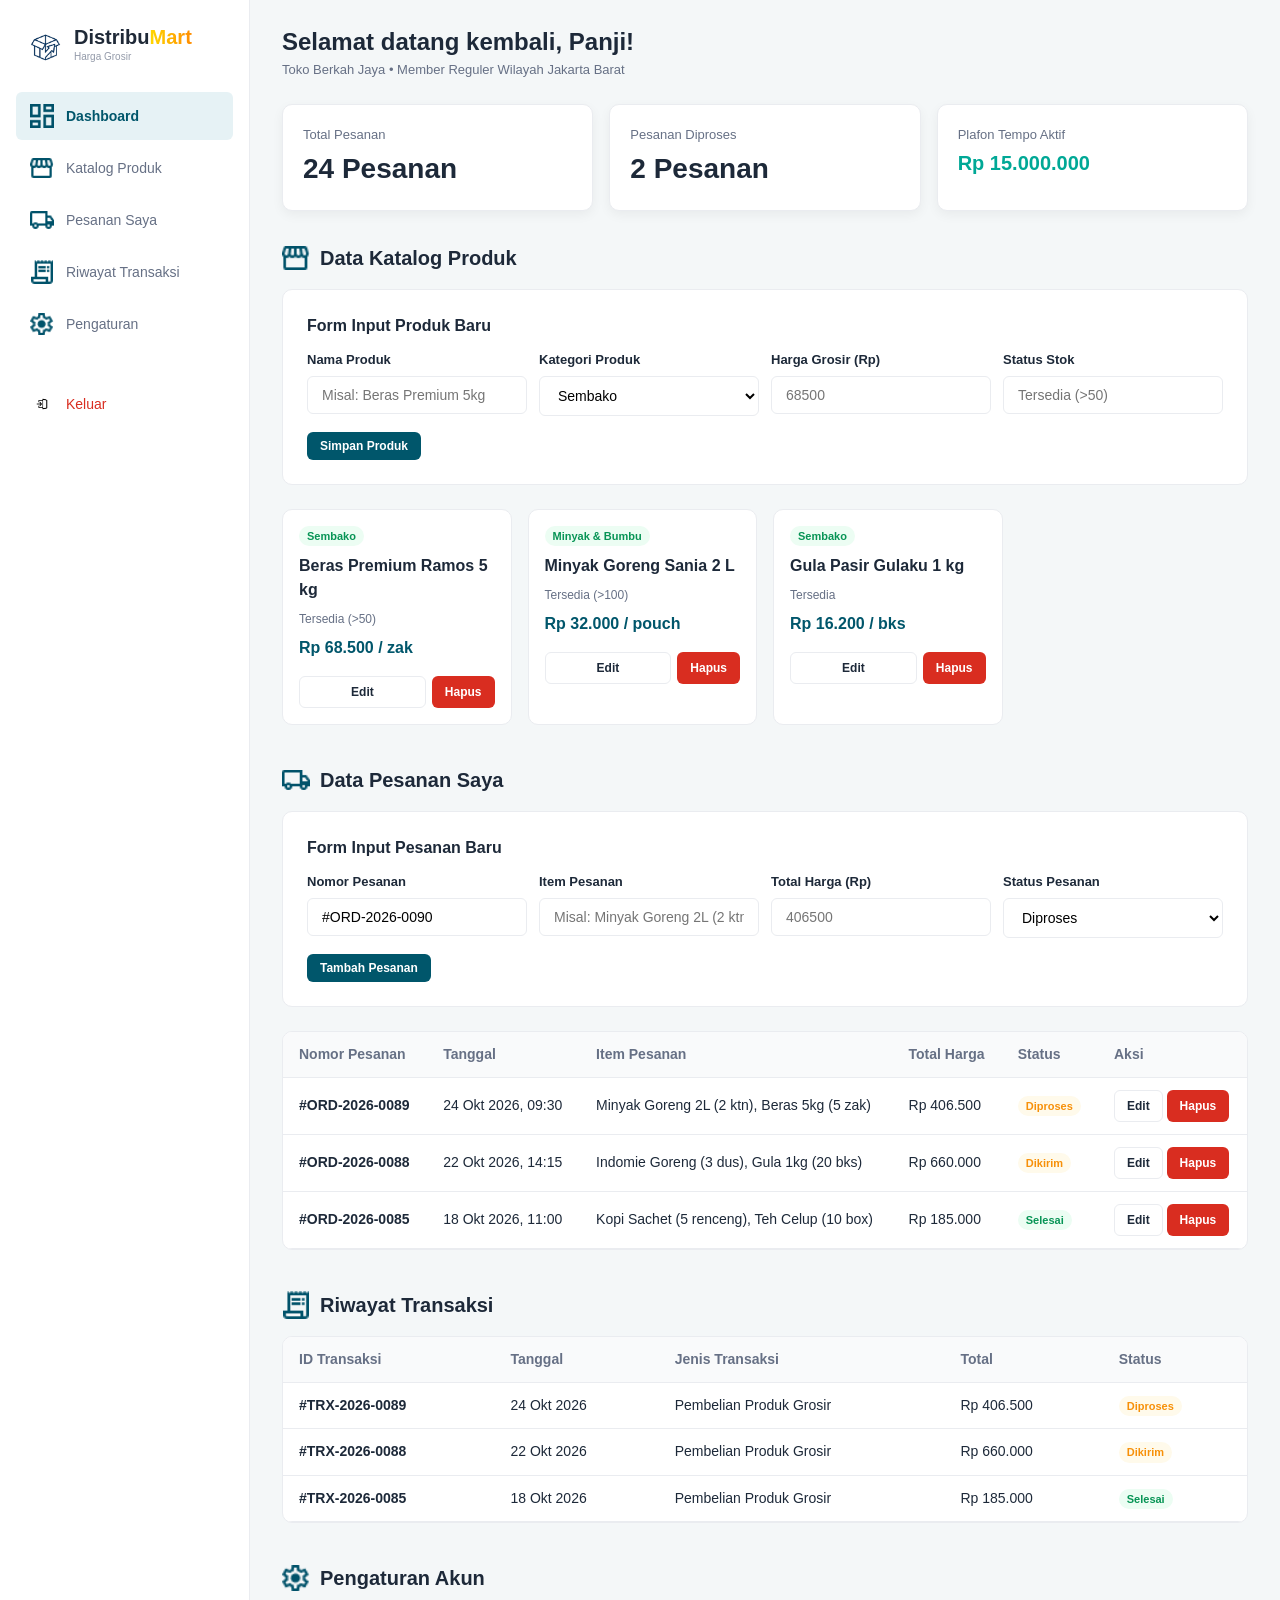
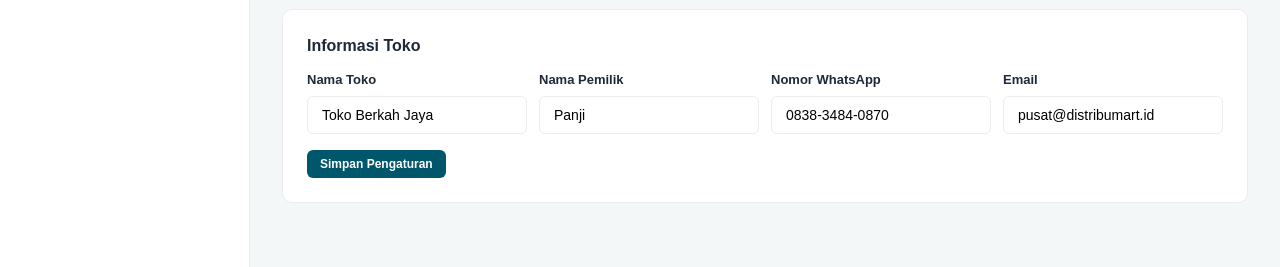
<file: dashboard.html>
<!DOCTYPE html>
<html lang="id">
<head>
    <meta charset="UTF-8">
    <meta name="viewport" content="width=device-width, initial-scale=1.0">
    <title>Dashboard - DistribuMart</title>
    <link rel="stylesheet" href="dashboard.css">
</head>

<body>

    <!-- DASHBOARD LAYOUT -->
    <div class="dashboard-layout">

        <!-- SIDEBAR -->
        <aside class="sidebar">

            <!-- LOGO DISTRIBUMART -->
            <div class="sidebar-brand">
                <div class="logo">
                    <img src="Bahan/Logo_Distribumart.png" alt="Logo DistribuMart">
                    <div class="logo-text">
                        <span>Distribu<span class="mart">Mart</span></span>
                        <small>Harga Grosir</small>
                    </div>
                </div>
            </div>

            <!-- MENU SIDEBAR -->
            <ul class="sidebar-menu">

                <!-- Dashboard -->
                <li>
                    <a href="#" class="active">
                        <img src="Bahan/Logo_Dashboard.png" alt="Dashboard">
                        <span>Dashboard</span>
                    </a>
                </li>

                <!-- Katalog Produk -->
                <li>
                    <a href="#katalog-section">
                        <img src="Bahan/logo_katalog.png" alt="Katalog Produk">
                        <span>Katalog Produk</span>
                    </a>
                </li>

                <!-- Pesanan Saya -->
                <li>
                    <a href="#pesanan-section">
                        <img src="Bahan/logo_pesanan.png" alt="Pesanan Saya">
                        <span>Pesanan Saya</span>
                    </a>
                </li>

                <!-- Riwayat Transaksi -->
                <li>
                    <a href="#riwayat-section">
                        <img src="Bahan/Logo_riwayat.png" alt="Riwayat Transaksi">
                        <span>Riwayat Transaksi</span>
                    </a>
                </li>

                <!-- Pengaturan -->
                <li>
                    <a href="#pengaturan-section">
                        <img src="Bahan/Logo_Pengaturan.png" alt="Pengaturan">
                        <span>Pengaturan</span>
                    </a>
                </li>

                <!-- Keluar -->
                <li class="logout-menu">
                    <a href="login.html">
                        <img src="Bahan/Logo_Keluar.png" alt="Keluar">
                        <span>Keluar</span>
                    </a>
                </li>

            </ul>
        </aside>

        <!-- MAIN CONTENT -->
        <main class="main-content">

            <!-- TOP BAR -->
            <div class="top-bar">
                <div>
                    <h2>Selamat datang kembali, Panji!</h2>
                    <p class="dashboard-subtitle">
                        Toko Berkah Jaya • Member Reguler Wilayah Jakarta Barat
                    </p>
                </div>
            </div>

            <!-- STATISTIK -->
            <div class="stats-grid">

                <!-- Total Pesanan -->
                <div class="stat-card">
                    <h4>Total Pesanan</h4>
                    <p>24 Pesanan</p>
                </div>

                <!-- Pesanan Diproses -->
                <div class="stat-card">
                    <h4>Pesanan Diproses</h4>
                    <p>2 Pesanan</p>
                </div>

                <!-- Plafon Tempo -->
                <div class="stat-card">
                    <h4>Plafon Tempo Aktif</h4>
                    <p class="credit-limit">Rp 15.000.000</p>
                </div>

            </div>

            <!-- DATA 1 : KATALOG PRODUK -->
            <section id="katalog-section" class="dashboard-section">

                <h3 class="section-title">
                    <img src="Bahan/logo_katalog.png" alt="Katalog Produk">
                    <span>Data Katalog Produk</span>
                </h3>

                <!-- FORM PRODUK -->
                <div class="crud-box">
                    <h4>Form Input Produk Baru</h4>

                    <form action="#" method="POST">
                        <div class="form-grid">

                            <!-- Nama Produk -->
                            <div class="form-group">
                                <label for="prod_name">Nama Produk</label>
                                <input
                                    type="text"
                                    id="prod_name"
                                    class="form-control"
                                    placeholder="Misal: Beras Premium 5kg"
                                    required
                                >
                            </div>

                            <!-- Kategori -->
                            <div class="form-group">
                                <label for="prod_cat">Kategori Produk</label>
                                <select id="prod_cat" class="form-control">
                                    <option value="Sembako">Sembako</option>
                                    <option value="Minyak & Bumbu">Minyak & Bumbu</option>
                                    <option value="Makanan Instan">Makanan Instan</option>
                                    <option value="Minuman">Minuman</option>
                                </select>
                            </div>

                            <!-- Harga -->
                            <div class="form-group">
                                <label for="prod_price">Harga Grosir (Rp)</label>
                                <input
                                    type="number"
                                    id="prod_price"
                                    class="form-control"
                                    placeholder="68500"
                                    required
                                >
                            </div>

                            <!-- Stok -->
                            <div class="form-group">
                                <label for="prod_stock">Status Stok</label>
                                <input
                                    type="text"
                                    id="prod_stock"
                                    class="form-control"
                                    placeholder="Tersedia (>50)"
                                    required
                                >
                            </div>

                        </div>

                        <button type="submit" class="btn btn-primary btn-sm">
                            Simpan Produk
                        </button>
                    </form>
                </div>

                <!-- DATA PRODUK -->
                <div class="card-grid">

                    <!-- PRODUK 1 -->
                    <div class="product-card">
                        <span class="badge badge-success">Sembako</span>
                        <h4>Beras Premium Ramos 5 kg</h4>
                        <p class="product-stock">Tersedia (>50)</p>
                        <p class="product-price">Rp 68.500 / zak</p>

                        <div class="product-actions">
                            <a href="#" class="btn btn-outline btn-sm">Edit</a>
                            <a href="#" class="btn btn-danger btn-sm">Hapus</a>
                        </div>
                    </div>

                    <!-- PRODUK 2 -->
                    <div class="product-card">
                        <span class="badge badge-success">Minyak & Bumbu</span>
                        <h4>Minyak Goreng Sania 2 L</h4>
                        <p class="product-stock">Tersedia (>100)</p>
                        <p class="product-price">Rp 32.000 / pouch</p>

                        <div class="product-actions">
                            <a href="#" class="btn btn-outline btn-sm">Edit</a>
                            <a href="#" class="btn btn-danger btn-sm">Hapus</a>
                        </div>
                    </div>

                    <!-- PRODUK 3 -->
                    <div class="product-card">
                        <span class="badge badge-success">Sembako</span>
                        <h4>Gula Pasir Gulaku 1 kg</h4>
                        <p class="product-stock">Tersedia</p>
                        <p class="product-price">Rp 16.200 / bks</p>

                        <div class="product-actions">
                            <a href="#" class="btn btn-outline btn-sm">Edit</a>
                            <a href="#" class="btn btn-danger btn-sm">Hapus</a>
                        </div>
                    </div>

                </div>
            </section>

            <!-- DATA 2 : PESANAN -->
            <section id="pesanan-section" class="dashboard-section">

                <h3 class="section-title">
                    <img src="Bahan/logo_pesanan.png" alt="Pesanan Saya">
                    <span>Data Pesanan Saya</span>
                </h3>

                <!-- FORM PESANAN -->
                <div class="crud-box">
                    <h4>Form Input Pesanan Baru</h4>

                    <form action="#" method="POST">
                        <div class="form-grid">

                            <!-- Nomor Pesanan -->
                            <div class="form-group">
                                <label for="order_code">Nomor Pesanan</label>
                                <input
                                    type="text"
                                    id="order_code"
                                    class="form-control"
                                    value="#ORD-2026-0090"
                                    readonly
                                >
                            </div>

                            <!-- Item Pesanan -->
                            <div class="form-group">
                                <label for="order_items">Item Pesanan</label>
                                <input
                                    type="text"
                                    id="order_items"
                                    class="form-control"
                                    placeholder="Misal: Minyak Goreng 2L (2 ktn)"
                                    required
                                >
                            </div>

                            <!-- Total Harga -->
                            <div class="form-group">
                                <label for="order_total">Total Harga (Rp)</label>
                                <input
                                    type="number"
                                    id="order_total"
                                    class="form-control"
                                    placeholder="406500"
                                    required
                                >
                            </div>

                            <!-- Status -->
                            <div class="form-group">
                                <label for="order_status">Status Pesanan</label>
                                <select id="order_status" class="form-control">
                                    <option value="Diproses">Diproses</option>
                                    <option value="Dikirim">Dikirim</option>
                                    <option value="Selesai">Selesai</option>
                                </select>
                            </div>

                        </div>

                        <button type="submit" class="btn btn-primary btn-sm">
                            Tambah Pesanan
                        </button>
                    </form>
                </div>

                <!-- TABEL PESANAN -->
                <div class="table-container">
                    <table>
                        <thead>
                            <tr>
                                <th>Nomor Pesanan</th>
                                <th>Tanggal</th>
                                <th>Item Pesanan</th>
                                <th>Total Harga</th>
                                <th>Status</th>
                                <th>Aksi</th>
                            </tr>
                        </thead>

                        <tbody>

                            <!-- PESANAN 1 -->
                            <tr>
                                <td><strong>#ORD-2026-0089</strong></td>
                                <td>24 Okt 2026, 09:30</td>
                                <td>Minyak Goreng 2L (2 ktn), Beras 5kg (5 zak)</td>
                                <td>Rp 406.500</td>
                                <td>
                                    <span class="badge badge-warning">Diproses</span>
                                </td>
                                <td>
                                    <a href="#" class="btn btn-outline btn-sm">Edit</a>
                                    <a href="#" class="btn btn-danger btn-sm">Hapus</a>
                                </td>
                            </tr>

                            <!-- PESANAN 2 -->
                            <tr>
                                <td><strong>#ORD-2026-0088</strong></td>
                                <td>22 Okt 2026, 14:15</td>
                                <td>Indomie Goreng (3 dus), Gula 1kg (20 bks)</td>
                                <td>Rp 660.000</td>
                                <td>
                                    <span class="badge badge-warning">Dikirim</span>
                                </td>
                                <td>
                                    <a href="#" class="btn btn-outline btn-sm">Edit</a>
                                    <a href="#" class="btn btn-danger btn-sm">Hapus</a>
                                </td>
                            </tr>

                            <!-- PESANAN 3 -->
                            <tr>
                                <td><strong>#ORD-2026-0085</strong></td>
                                <td>18 Okt 2026, 11:00</td>
                                <td>Kopi Sachet (5 renceng), Teh Celup (10 box)</td>
                                <td>Rp 185.000</td>
                                <td>
                                    <span class="badge badge-success">Selesai</span>
                                </td>
                                <td>
                                    <a href="#" class="btn btn-outline btn-sm">Edit</a>
                                    <a href="#" class="btn btn-danger btn-sm">Hapus</a>
                                </td>
                            </tr>

                        </tbody>
                    </table>
                </div>
            </section>

            <!-- RIWAYAT TRANSAKSI -->
            <section id="riwayat-section" class="dashboard-section">

                <h3 class="section-title">
                    <img src="Bahan/Logo_riwayat.png" alt="Riwayat Transaksi">
                    <span>Riwayat Transaksi</span>
                </h3>

                <div class="table-container">
                    <table>
                        <thead>
                            <tr>
                                <th>ID Transaksi</th>
                                <th>Tanggal</th>
                                <th>Jenis Transaksi</th>
                                <th>Total</th>
                                <th>Status</th>
                            </tr>
                        </thead>

                        <tbody>

                            <tr>
                                <td><strong>#TRX-2026-0089</strong></td>
                                <td>24 Okt 2026</td>
                                <td>Pembelian Produk Grosir</td>
                                <td>Rp 406.500</td>
                                <td>
                                    <span class="badge badge-warning">Diproses</span>
                                </td>
                            </tr>

                            <tr>
                                <td><strong>#TRX-2026-0088</strong></td>
                                <td>22 Okt 2026</td>
                                <td>Pembelian Produk Grosir</td>
                                <td>Rp 660.000</td>
                                <td>
                                    <span class="badge badge-warning">Dikirim</span>
                                </td>
                            </tr>

                            <tr>
                                <td><strong>#TRX-2026-0085</strong></td>
                                <td>18 Okt 2026</td>
                                <td>Pembelian Produk Grosir</td>
                                <td>Rp 185.000</td>
                                <td>
                                    <span class="badge badge-success">Selesai</span>
                                </td>
                            </tr>

                        </tbody>
                    </table>
                </div>
            </section>

            <!-- PENGATURAN -->
            <section id="pengaturan-section" class="dashboard-section">

                <h3 class="section-title">
                    <img src="Bahan/Logo_Pengaturan.png" alt="Pengaturan">
                    <span>Pengaturan Akun</span>
                </h3>

                <div class="crud-box">
                    <h4>Informasi Toko</h4>

                    <div class="form-grid">

                        <!-- Nama Toko -->
                        <div class="form-group">
                            <label for="store_name">Nama Toko</label>
                            <input
                                type="text"
                                id="store_name"
                                class="form-control"
                                value="Toko Berkah Jaya"
                            >
                        </div>

                        <!-- Nama Pemilik -->
                        <div class="form-group">
                            <label for="owner_name">Nama Pemilik</label>
                            <input
                                type="text"
                                id="owner_name"
                                class="form-control"
                                value="Panji"
                            >
                        </div>

                        <!-- WhatsApp -->
                        <div class="form-group">
                            <label for="store_phone">Nomor WhatsApp</label>
                            <input
                                type="tel"
                                id="store_phone"
                                class="form-control"
                                value="0838-3484-0870"
                            >
                        </div>

                        <!-- Email -->
                        <div class="form-group">
                            <label for="store_email">Email</label>
                            <input
                                type="email"
                                id="store_email"
                                class="form-control"
                                value="pusat@distribumart.id"
                            >
                        </div>

                    </div>

                    <button type="button" class="btn btn-primary btn-sm">
                        Simpan Pengaturan
                    </button>
                </div>

            </section>

        </main>
    </div>

</body>
</html>
</file>
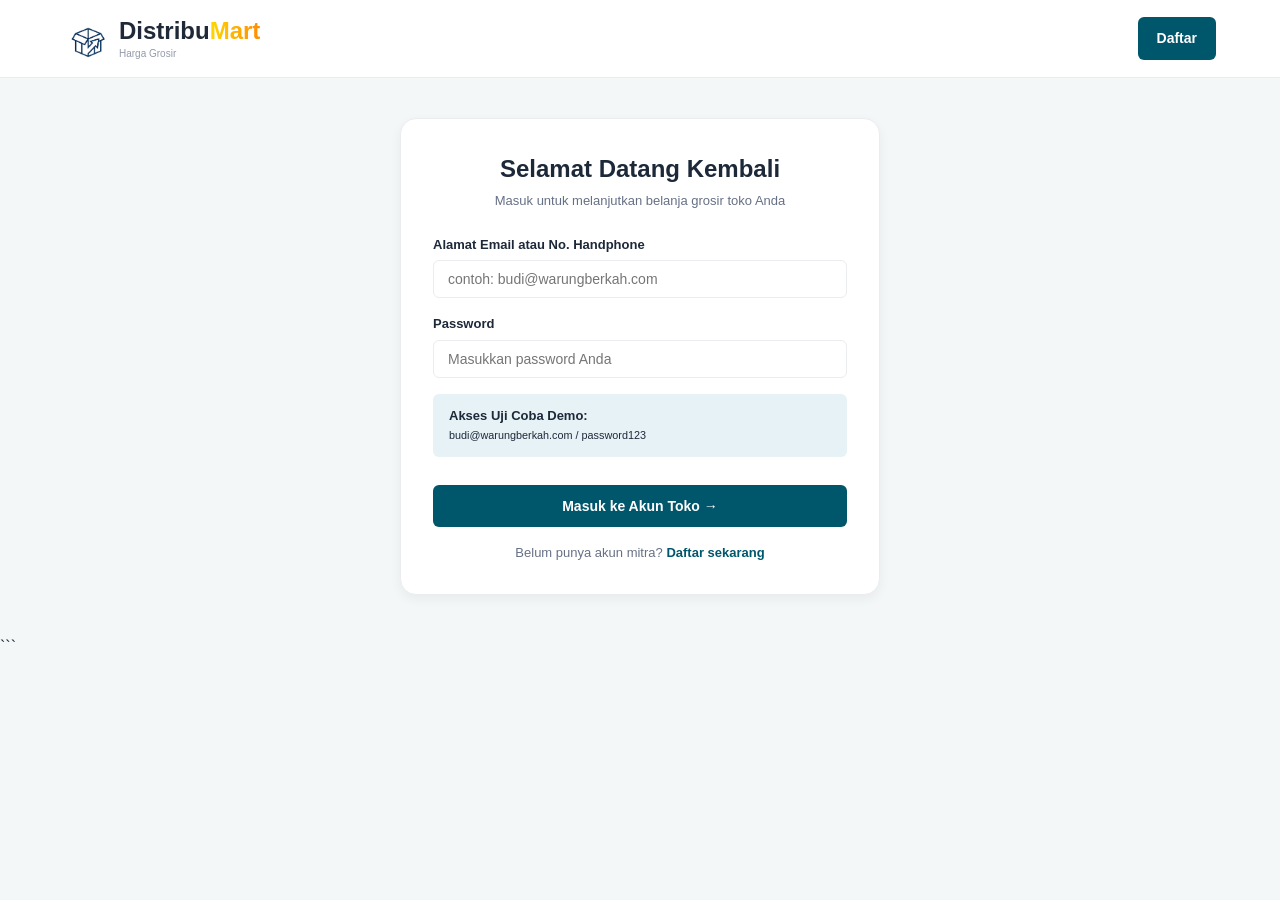
<file: login.html>
<!DOCTYPE html>
<html lang="id">
<head>
    <meta charset="UTF-8">
    <meta name="viewport" content="width=device-width, initial-scale=1.0">
    <title>Login - DistribuMart</title>
    <link rel="stylesheet" href="login.css">
</head>

<body>

    <!-- NAVBAR -->
    <nav class="navbar">
        <div class="logo">
            <img src="Bahan/Logo_Distribumart.png" alt="Logo DistribuMart">
            <div class="logo-text">
                <span>Distribu<span class="mart">Mart</span></span>
                <small>Harga Grosir</small>
            </div>
        </div>

        <div class="auth-buttons">
            <a href="register.html" class="btn btn-primary">Daftar</a>
        </div>
    </nav>

    <!-- LOGIN FORM -->
    <main class="auth-container">

        <!-- HEADER LOGIN -->
        <div class="auth-header">
            <h2>Selamat Datang Kembali</h2>
            <p class="auth-description">
                Masuk untuk melanjutkan belanja grosir toko Anda
            </p>
        </div>

        <!-- FORM LOGIN -->
        <form action="dashboard.html" method="GET">

            <!-- EMAIL / NOMOR HANDPHONE -->
            <div class="form-group">
                <label for="email">Alamat Email atau No. Handphone</label>
                <input
                    type="text"
                    id="email"
                    name="email"
                    class="form-control"
                    placeholder="contoh: budi@warungberkah.com"
                    required
                >
            </div>

            <!-- PASSWORD -->
            <div class="form-group">
                <label for="password">Password</label>
                <input
                    type="password"
                    id="password"
                    name="password"
                    class="form-control"
                    placeholder="Masukkan password Anda"
                    required
                >
            </div>

            <!-- DEMO ACCOUNT -->
            <div class="demo-box">
                <strong>Akses Uji Coba Demo:</strong>
                <br>
                <small>budi@warungberkah.com / password123</small>
            </div>

            <!-- TOMBOL LOGIN -->
            <button type="submit" class="btn btn-primary login-button">
                Masuk ke Akun Toko →
            </button>
        </form>

        <!-- LINK REGISTER -->
        <p class="register-link">
            Belum punya akun mitra?
            <a href="register.html">Daftar sekarang</a>
        </p>

    </main>

</body>
</html>
```
</file>
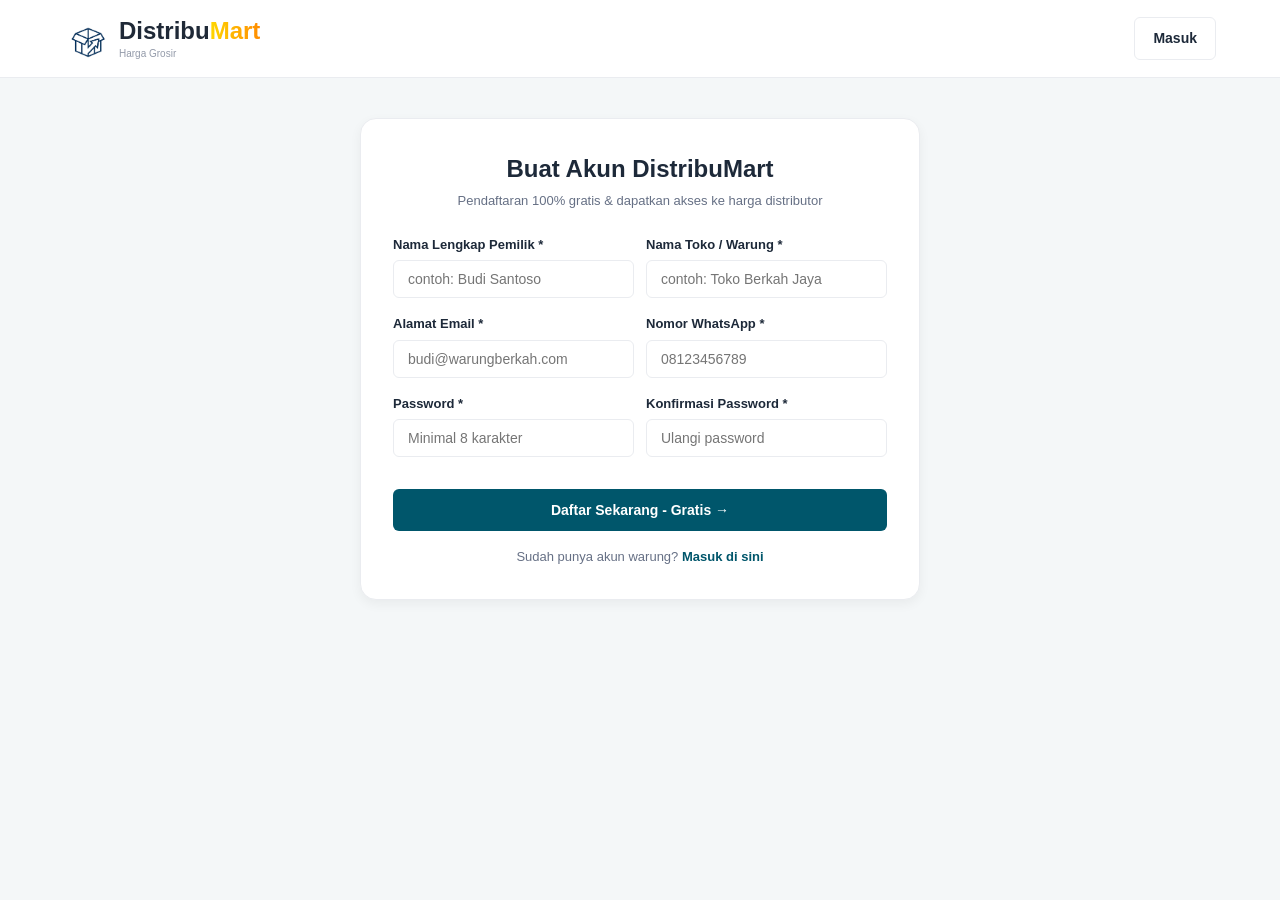
<file: register.html>
<!DOCTYPE html>
<html lang="id">
<head>
    <meta charset="UTF-8">
    <meta name="viewport" content="width=device-width, initial-scale=1.0">
    <title>Registrasi - DistribuMart</title>
    <link rel="stylesheet" href="register.css">
</head>

<body>

    <!-- NAVBAR -->
    <nav class="navbar">
        <div class="logo">
            <img src="Bahan/Logo_Distribumart.png" alt="Logo DistribuMart">
            <div class="logo-text">
                <span>Distribu<span class="mart">Mart</span></span>
                <small>Harga Grosir</small>
            </div>
        </div>

        <div class="auth-buttons">
            <a href="login.html" class="btn btn-outline">Masuk</a>
        </div>
    </nav>

    <!-- REGISTER FORM -->
    <main class="auth-container register-container">

        <!-- HEADER REGISTER -->
        <div class="auth-header">
            <h2>Buat Akun DistribuMart</h2>
            <p class="register-description">
                Pendaftaran 100% gratis & dapatkan akses ke harga distributor
            </p>
        </div>

        <!-- FORM REGISTER -->
        <form action="dashboard.html" method="GET">

            <!-- NAMA PEMILIK & NAMA TOKO -->
            <div class="register-form-grid">
                <div class="form-group">
                    <label for="owner_name">Nama Lengkap Pemilik *</label>
                    <input
                        type="text"
                        id="owner_name"
                        name="owner_name"
                        class="form-control"
                        placeholder="contoh: Budi Santoso"
                        required
                    >
                </div>

                <div class="form-group">
                    <label for="store_name">Nama Toko / Warung *</label>
                    <input
                        type="text"
                        id="store_name"
                        name="store_name"
                        class="form-control"
                        placeholder="contoh: Toko Berkah Jaya"
                        required
                    >
                </div>
            </div>

            <!-- EMAIL & WHATSAPP -->
            <div class="register-form-grid">
                <div class="form-group">
                    <label for="reg_email">Alamat Email *</label>
                    <input
                        type="email"
                        id="reg_email"
                        name="reg_email"
                        class="form-control"
                        placeholder="budi@warungberkah.com"
                        required
                    >
                </div>

                <div class="form-group">
                    <label for="whatsapp">Nomor WhatsApp *</label>
                    <input
                        type="tel"
                        id="whatsapp"
                        name="whatsapp"
                        class="form-control"
                        placeholder="08123456789"
                        required
                    >
                </div>
            </div>

            <!-- PASSWORD -->
            <div class="register-form-grid">
                <div class="form-group">
                    <label for="reg_password">Password *</label>
                    <input
                        type="password"
                        id="reg_password"
                        name="reg_password"
                        class="form-control"
                        placeholder="Minimal 8 karakter"
                        required
                    >
                </div>

                <div class="form-group">
                    <label for="confirm_password">Konfirmasi Password *</label>
                    <input
                        type="password"
                        id="confirm_password"
                        name="confirm_password"
                        class="form-control"
                        placeholder="Ulangi password"
                        required
                    >
                </div>
            </div>

            <!-- TOMBOL REGISTER -->
            <button type="submit" class="btn btn-primary register-button">
                Daftar Sekarang - Gratis →
            </button>
        </form>

        <!-- LINK LOGIN -->
        <p class="login-link">
            Sudah punya akun warung?
            <a href="login.html">Masuk di sini</a>
        </p>

    </main>

</body>
</html>
</file>
<file: dashboard.css>
/* DISTRIBUMART - DASHBOARD CSS */

:root{
    --primary-color:#00566b;
    --primary-dark:#003e4d;
    --primary-light:#e6f2f5;
    --accent-color:#00a896;
    --bg-light:#f4f7f8;
    --white:#ffffff;
    --text-dark:#1d2939;
    --text-muted:#667085;
    --border-color:#eaecf0;
    --danger:#d92d20;
    --success:#079455;
    --warning:#f79009;
    --radius-sm:6px;
    --radius-md:10px;
    --shadow:0 4px 12px rgba(0,0,0,.05);
}

/* GLOBAL */
*{
    margin:0;
    padding:0;
    box-sizing:border-box;
    font-family:'Segoe UI',Roboto,Helvetica,Arial,sans-serif;
}

body{
    background-color:var(--bg-light);
    color:var(--text-dark);
    line-height:1.5;
}

a{
    text-decoration:none;
    color:inherit;
}

/* DASHBOARD LAYOUT */
.dashboard-layout{
    display:flex;
    min-height:100vh;
}

/* SIDEBAR */
.sidebar{
    width:250px;
    flex-shrink:0;
    background:var(--white);
    border-right:1px solid var(--border-color);
    padding:24px 16px;
    display:flex;
    flex-direction:column;
    gap:8px;
}

/* SIDEBAR LOGO */
.sidebar-brand{
    padding:0 8px;
    margin-bottom:20px;
}

.sidebar-brand .logo{
    display:flex;
    align-items:center;
    gap:10px;
    font-size:20px;
    font-weight:bold;
}

.sidebar-brand .logo img{
    width:40px;
    height:40px;
    object-fit:contain;
}

.sidebar-brand .logo-text{
    display:flex;
    flex-direction:column;
    line-height:1.1;
}

.sidebar-brand .logo-text>span{
    color:#1f2937;
}

.sidebar-brand .logo .mart{
    background:linear-gradient(to right,#FFD700,#FF8C00);
    background-clip:text;
    -webkit-background-clip:text;
    color:transparent;
}

.sidebar-brand .logo-text small{
    margin-top:3px;
    font-size:10px;
    font-weight:500;
    color:var(--text-muted);
    opacity:.7;
}

/* SIDEBAR MENU */
.sidebar-menu{
    list-style:none;
    display:flex;
    flex-direction:column;
    gap:4px;
}

.sidebar-menu li{
    list-style:none;
}

.sidebar-menu a{
    display:flex;
    align-items:center;
    gap:12px;
    padding:12px 14px;
    border-radius:var(--radius-sm);
    font-size:14px;
    color:var(--text-muted);
    font-weight:500;
    transition:.2s ease;
}

.sidebar-menu a img{
    width:24px;
    height:24px;
    object-fit:contain;
    flex-shrink:0;
}

.sidebar-menu a.active,
.sidebar-menu a:hover{
    background:var(--primary-light);
    color:var(--primary-color);
    font-weight:600;
}

/* LOGOUT */
.logout-menu{
    margin-top:28px;
}

.logout-menu a{
    color:var(--danger);
}

.logout-menu a:hover{
    background:#fef3f2;
    color:var(--danger);
}

/* MAIN CONTENT */
.main-content{
    flex:1;
    min-width:0;
    padding:24px 32px;
}

/* TOP BAR */
.top-bar{
    display:flex;
    justify-content:space-between;
    align-items:center;
    margin-bottom:24px;
}

.dashboard-subtitle{
    font-size:13px;
    color:var(--text-muted);
}

/* STATISTICS */
.stats-grid{
    display:grid;
    grid-template-columns:repeat(3,1fr);
    gap:16px;
    margin-bottom:32px;
}

.stat-card{
    background:var(--white);
    padding:20px;
    border-radius:var(--radius-md);
    border:1px solid var(--border-color);
    box-shadow:var(--shadow);
}

.stat-card h4{
    font-size:13px;
    color:var(--text-muted);
    font-weight:500;
}

.stat-card p{
    font-size:28px;
    font-weight:700;
    color:var(--text-dark);
    margin-top:4px;
}

.credit-limit{
    font-size:20px!important;
    color:var(--accent-color)!important;
}

/* DASHBOARD SECTION */
.dashboard-section{
    margin-bottom:40px;
}

.dashboard-section>h3{
    margin-bottom:16px;
}

/* SECTION TITLE */
.section-title{
    display:flex;
    align-items:center;
    gap:10px;
    margin-bottom:16px;
    font-size:20px;
    font-weight:700;
    color:var(--text-dark);
}

.section-title img{
    width:28px;
    height:28px;
    object-fit:contain;
    flex-shrink:0;
}

/* FORM */
.form-grid{
    display:grid;
    grid-template-columns:repeat(auto-fit,minmax(200px,1fr));
    gap:12px;
}

.form-group{
    margin-bottom:16px;
    display:flex;
    flex-direction:column;
    gap:6px;
}

.form-group label{
    font-size:13px;
    font-weight:600;
    color:var(--text-dark);
}

.form-control{
    padding:10px 14px;
    border:1px solid var(--border-color);
    border-radius:var(--radius-sm);
    outline:none;
    font-size:14px;
    background:var(--white);
}

.form-control:focus{
    border-color:var(--primary-color);
}

/* BUTTON */
.btn{
    padding:10px 18px;
    border-radius:var(--radius-sm);
    font-size:14px;
    font-weight:600;
    cursor:pointer;
    border:1px solid transparent;
    display:inline-flex;
    align-items:center;
    justify-content:center;
    gap:6px;
}

.btn-primary{
    background-color:var(--primary-color);
    color:var(--white);
}

.btn-primary:hover{
    background-color:var(--primary-dark);
}

.btn-outline{
    border-color:var(--border-color);
    background:var(--white);
    color:var(--text-dark);
}

.btn-outline:hover{
    background:#f9fafb;
}

.btn-sm{
    padding:6px 12px;
    font-size:12px;
}

.btn-danger{
    background-color:var(--danger);
    color:var(--white);
}

/* CRUD BOX */
.crud-box{
    background:var(--white);
    padding:24px;
    border-radius:var(--radius-md);
    border:1px solid var(--border-color);
    margin-bottom:24px;
}

.crud-box h4{
    margin-bottom:12px;
}

/* PRODUCT CARD */
.card-grid{
    display:grid;
    grid-template-columns:repeat(auto-fill,minmax(220px,1fr));
    gap:16px;
    margin-bottom:32px;
}

.product-card{
    background:var(--white);
    border:1px solid var(--border-color);
    border-radius:var(--radius-md);
    padding:16px;
    display:flex;
    flex-direction:column;
    gap:8px;
}

.product-stock{
    font-size:12px;
    color:var(--text-muted);
}

.product-price{
    font-weight:700;
    color:var(--primary-color);
}

.product-actions{
    display:flex;
    gap:6px;
    margin-top:8px;
}

.product-actions .btn:first-child{
    flex:1;
}

/* BADGE */
.badge{
    display:inline-block;
    padding:2px 8px;
    border-radius:12px;
    font-size:11px;
    font-weight:600;
    width:fit-content;
}

.badge-success{
    background:#ecfdf3;
    color:var(--success);
}

.badge-warning{
    background:#fffaeb;
    color:var(--warning);
}

/* TABLE */
.table-container{
    background:var(--white);
    border-radius:var(--radius-md);
    border:1px solid var(--border-color);
    overflow-x:auto;
    margin-bottom:32px;
}

table{
    width:100%;
    border-collapse:collapse;
    text-align:left;
    font-size:14px;
}

th,
td{
    padding:12px 16px;
    border-bottom:1px solid var(--border-color);
}

th{
    background:#f9fafb;
    color:var(--text-muted);
    font-weight:600;
}
/* FORM PEMESANAN */
.form-description {
    color: var(--text-muted);
    font-size: 13px;
    margin-bottom: 18px;
}

/* VALIDASI ERROR */
.validation-errors {
    background: #fef3f2;
    color: var(--danger);
    padding: 16px 20px;
    border-radius: var(--radius-md);
    border: 1px solid #fecdca;
    margin-bottom: 24px;
    font-size: 14px;
}

.validation-errors ul {
    margin: 8px 0 0 20px;
}

/* HASIL PERHITUNGAN */
.crud-box .table-container {
    margin-bottom: 0;
}
</file>
<file: login.css>
/* DISTRIBUMART - LOGIN CSS */

:root{
    --primary-color:#00566b;
    --primary-dark:#003e4d;
    --primary-light:#e6f2f5;
    --bg-light:#f4f7f8;
    --white:#ffffff;
    --text-dark:#1d2939;
    --text-muted:#667085;
    --border-color:#eaecf0;
    --radius-sm:6px;
    --radius-lg:16px;
    --shadow:0 4px 12px rgba(0,0,0,.05);
}

/* GLOBAL */
*{
    margin:0;
    padding:0;
    box-sizing:border-box;
    font-family:'Segoe UI',Roboto,Helvetica,Arial,sans-serif;
}

body{
    background-color:var(--bg-light);
    color:var(--text-dark);
    line-height:1.5;
}

a{
    text-decoration:none;
    color:inherit;
}

/* NAVBAR */
.navbar{
    display:flex;
    justify-content:space-between;
    align-items:center;
    padding:16px 5%;
    background:var(--white);
    border-bottom:1px solid var(--border-color);
    position:sticky;
    top:0;
    z-index:100;
}

/* LOGO */
.logo{
    display:flex;
    align-items:center;
    gap:10px;
    font-size:24px;
    font-weight:bold;
}

.logo img{
    width:45px;
    height:45px;
    object-fit:contain;
}

.logo-text{
    display:flex;
    flex-direction:column;
    line-height:1.1;
}

.logo-text>span{
    color:#1f2937;
}

.logo .mart{
    background:linear-gradient(to right,#FFD700,#FF8C00);
    background-clip:text;
    -webkit-background-clip:text;
    color:transparent;
}

.logo-text small{
    margin-top:3px;
    font-size:10px;
    font-weight:500;
    color:var(--text-muted);
    opacity:.7;
}

/* AUTH BUTTONS */
.auth-buttons{
    display:flex;
    gap:12px;
    align-items:center;
}

/* BUTTON */
.btn{
    padding:10px 18px;
    border-radius:var(--radius-sm);
    font-size:14px;
    font-weight:600;
    cursor:pointer;
    border:1px solid transparent;
    display:inline-flex;
    align-items:center;
    justify-content:center;
    gap:6px;
}

.btn-primary{
    background-color:var(--primary-color);
    color:var(--white);
}

.btn-primary:hover{
    background-color:var(--primary-dark);
}

.btn-outline{
    border-color:var(--border-color);
    background:var(--white);
    color:var(--text-dark);
}

.btn-outline:hover{
    background:#f9fafb;
}

/* AUTH CONTAINER */
.auth-container{
    max-width:480px;
    margin:40px auto;
    background:var(--white);
    padding:32px;
    border-radius:var(--radius-lg);
    border:1px solid var(--border-color);
    box-shadow:var(--shadow);
}

/* AUTH HEADER */
.auth-header{
    text-align:center;
    margin-bottom:24px;
}

.auth-header h2{
    font-size:24px;
    color:var(--text-dark);
}

.auth-description{
    font-size:13px;
    color:var(--text-muted);
    margin-top:4px;
}

/* FORM */
.form-group{
    margin-bottom:16px;
    display:flex;
    flex-direction:column;
    gap:6px;
}

.form-group label{
    font-size:13px;
    font-weight:600;
    color:var(--text-dark);
}

.form-control{
    padding:10px 14px;
    border:1px solid var(--border-color);
    border-radius:var(--radius-sm);
    outline:none;
    font-size:14px;
    background:var(--white);
}

.form-control:focus{
    border-color:var(--primary-color);
}

/* DEMO ACCOUNT */
.demo-box{
    background:var(--primary-light);
    padding:12px 16px;
    border-radius:var(--radius-sm);
    font-size:13px;
    margin:16px 0;
}

/* LOGIN BUTTON */
.login-button{
    width:100%;
    padding:12px;
    margin-top:12px;
}

/* REGISTER LINK */
.register-link{
    text-align:center;
    font-size:13px;
    margin-top:16px;
    color:var(--text-muted);
}

.register-link a{
    color:var(--primary-color);
    font-weight:600;
}

.register-link a:hover{
    color:var(--primary-dark);
}
</file>
<file: register.css>
/* DISTRIBUMART - REGISTER CSS */

:root{
    --primary-color:#00566b;
    --primary-dark:#003e4d;
    --primary-light:#e6f2f5;
    --bg-light:#f4f7f8;
    --white:#ffffff;
    --text-dark:#1d2939;
    --text-muted:#667085;
    --border-color:#eaecf0;
    --radius-sm:6px;
    --radius-lg:16px;
    --shadow:0 4px 12px rgba(0,0,0,.05);
}

/* GLOBAL */
*{
    margin:0;
    padding:0;
    box-sizing:border-box;
    font-family:'Segoe UI',Roboto,Helvetica,Arial,sans-serif;
}

body{
    background-color:var(--bg-light);
    color:var(--text-dark);
    line-height:1.5;
}

a{
    text-decoration:none;
    color:inherit;
}

/* NAVBAR */
.navbar{
    display:flex;
    justify-content:space-between;
    align-items:center;
    padding:16px 5%;
    background:var(--white);
    border-bottom:1px solid var(--border-color);
    position:sticky;
    top:0;
    z-index:100;
}

/* LOGO */
.logo{
    display:flex;
    align-items:center;
    gap:10px;
    font-size:24px;
    font-weight:bold;
}

.logo img{
    width:45px;
    height:45px;
    object-fit:contain;
}

.logo-text{
    display:flex;
    flex-direction:column;
    line-height:1.1;
}

.logo-text>span{
    color:#1f2937;
}

.logo .mart{
    background:linear-gradient(to right,#FFD700,#FF8C00);
    background-clip:text;
    -webkit-background-clip:text;
    color:transparent;
}

.logo-text small{
    margin-top:3px;
    font-size:10px;
    font-weight:500;
    color:var(--text-muted);
    opacity:.7;
}

/* AUTH BUTTONS */
.auth-buttons{
    display:flex;
    gap:12px;
    align-items:center;
}

/* BUTTON */
.btn{
    padding:10px 18px;
    border-radius:var(--radius-sm);
    font-size:14px;
    font-weight:600;
    cursor:pointer;
    border:1px solid transparent;
    display:inline-flex;
    align-items:center;
    justify-content:center;
    gap:6px;
}

.btn-primary{
    background-color:var(--primary-color);
    color:var(--white);
}

.btn-primary:hover{
    background-color:var(--primary-dark);
}

.btn-outline{
    border-color:var(--border-color);
    background:var(--white);
    color:var(--text-dark);
}

.btn-outline:hover{
    background:#f9fafb;
}

/* AUTH CONTAINER */
.auth-container{
    max-width:480px;
    margin:40px auto;
    background:var(--white);
    padding:32px;
    border-radius:var(--radius-lg);
    border:1px solid var(--border-color);
    box-shadow:var(--shadow);
}

/* REGISTER CONTAINER */
.register-container{
    max-width:560px;
}

/* AUTH HEADER */
.auth-header{
    text-align:center;
    margin-bottom:24px;
}

.auth-header h2{
    font-size:24px;
    color:var(--text-dark);
}

.register-description{
    font-size:13px;
    color:var(--text-muted);
    margin-top:4px;
}

/* FORM GROUP */
.form-group{
    margin-bottom:16px;
    display:flex;
    flex-direction:column;
    gap:6px;
}

.form-group label{
    font-size:13px;
    font-weight:600;
    color:var(--text-dark);
}

.form-control{
    padding:10px 14px;
    border:1px solid var(--border-color);
    border-radius:var(--radius-sm);
    outline:none;
    font-size:14px;
    background:var(--white);
}

.form-control:focus{
    border-color:var(--primary-color);
}

/* REGISTER FORM GRID */
.register-form-grid{
    display:grid;
    grid-template-columns:1fr 1fr;
    gap:12px;
}

/* REGISTER BUTTON */
.register-button{
    width:100%;
    padding:12px;
    margin-top:16px;
}

/* LOGIN LINK */
.login-link{
    text-align:center;
    font-size:13px;
    margin-top:16px;
    color:var(--text-muted);
}

.login-link a{
    color:var(--primary-color);
    font-weight:600;
}

.login-link a:hover{
    color:var(--primary-dark);
}
</file>
